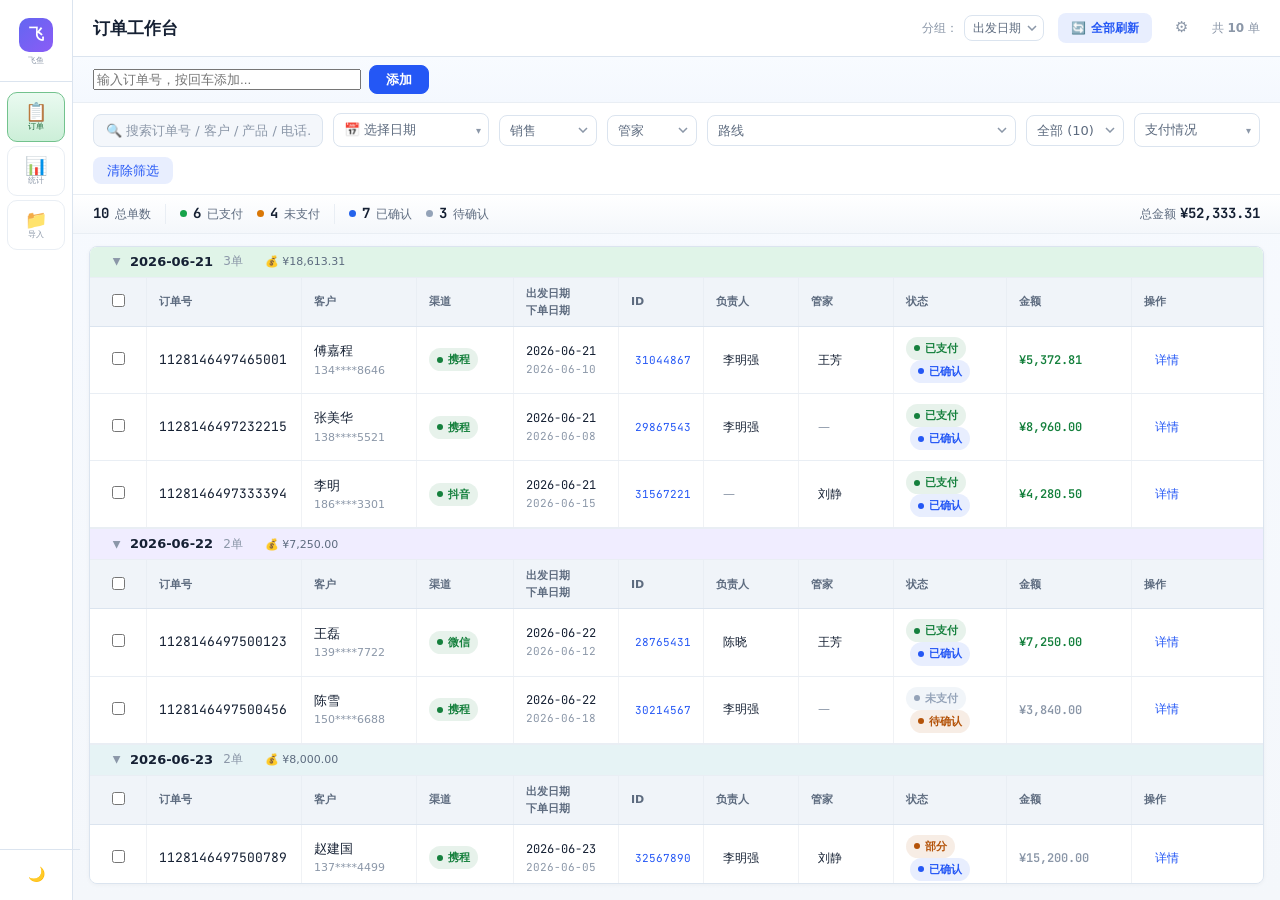
<file: templates/new-index.html>
<!DOCTYPE html>
<html lang="zh-CN">
<head>
<meta charset="UTF-8">
<meta name="viewport" content="width=device-width, initial-scale=1.0">
<title>订单工作台</title>
<link rel="preconnect" href="https://fonts.googleapis.com">
<link rel="preconnect" href="https://fonts.gstatic.com" crossorigin>
<link href="https://fonts.googleapis.com/css2?family=Inter:opsz,wght@14..32,400;14..32,500;14..32,600;14..32,700&family=JetBrains+Mono:wght@400;500;600&display=swap" rel="stylesheet">
<style>
/* ═══════════════════════════════════════════════
   Order Manager — Design System
   Linear-inspired · Clean · By 飞鱼
   ═══════════════════════════════════════════════ */
:root {
  --sans: -apple-system, 'SF Pro Text', 'PingFang SC', 'Microsoft YaHei', 'Segoe UI', system-ui, sans-serif;
  --mono: 'SF Mono', 'JetBrains Mono', 'Cascadia Code', Consolas, monospace;
  --r: 6px;
  --r-sm: 4px;
  --r-lg: 8px;
  --transition: 120ms ease;
  /* Light */
  --bg: #f4f7fb;
  --s: #ffffff;
  --h: #f8fbff;
  --t: #152033;
  --ts: #5d6b7f;
  --tm: #8b97a8;
  --a: #2457f5;
  --ah: #1f49cf;
  --abg: rgba(36,87,245,0.1);
  --border: #dbe4ef;
  --border-light: #e9eef4;
  --r0: #b42318;
  --r0bg: rgba(180,35,24,0.1);
  --o: #b45309;
  --obg: rgba(180,83,9,0.1);
  --g: #15803d;
  --gbg: rgba(21,128,61,0.1);
  --b: #dbe4ef;
  --bb: #c7d3e2;
  --tb: #dbe4ef;
  --green: #16a34a;
  --blue: #2563eb;
  --amber: #d97706;
  --gray: #94a3b8;
}

/* ── Dark Mode ── */
body.dark {
  --bg: #0e0f13;
  --s: #16171d;
  --h: #1e1f26;
  --t: #ffffff;
  --ts: #e0e4ec;
  --tm: #a0a8b8;
  --a: #8b96ff;
  --ah: #a5b0ff;
  --abg: rgba(129,140,248,0.1);
  --border: #25262e;
  --border-light: #2a2b33;
  --r0: #f97066;
  --r0bg: rgba(249,112,102,0.1);
  --o: #f5a623;
  --obg: rgba(245,166,35,0.1);
  --g: #32d583;
  --gbg: rgba(50,213,131,0.1);
  --b: #25262e;
  --bb: #30313a;
  --tb: #25262e;
  --green: #4ade80;
  --blue: #60a5fa;
  --amber: #fbbf24;
  --gray: #64748b;
}

body {
  font: 13.5px/1.55 var(--sans);
  color: var(--t);
  -webkit-font-smoothing: antialiased;
  margin: 0;
  background: linear-gradient(180deg, #f7faff 0%, #f4f7fb 100%);
}
body.dark { background: #0e0f13; }

/* ═══ Layout ═══ */
.app { display: flex; height: 100vh; }
.main { flex: 1; display: flex; flex-direction: column; overflow: hidden; }

/* ═══ Sidebar ═══ */
.sb {
  width: 72px;
  display: flex;
  flex-direction: column;
  flex-shrink: 0;
  align-items: center;
  background: #fff;
  border-right: 1px solid var(--border);
}
body.dark .sb { background: #12131a; border-right: 1.5px solid #30313a; }

.sb .logo {
  display: flex; flex-direction: column; align-items: center;
  padding: 18px 8px 14px;
  border-bottom: 1px solid var(--b);
  width: 100%;
}
.sb .logo .li {
  width: 34px; height: 34px; border-radius: 10px;
  background: linear-gradient(135deg, #6366f1, #8b5cf6);
  color: #fff; display: flex; align-items: center; justify-content: center;
  font-size: 15px; font-weight: 700; margin-bottom: 3px;
}
.sb .logo .ld { font-size: 8px; color: var(--tm); letter-spacing: 0.5px; }

.sb .nv { flex: 1; padding: 10px 0; display: flex; flex-direction: column; align-items: center; gap: 4px; width: 100%; }
.sb .n {
  display: flex; align-items: center; justify-content: center;
  width: 56px; height: 48px; border-radius: 10px; cursor: pointer;
  color: var(--tm); font-size: 13px;
  text-decoration: none; position: relative;
  flex-direction: column; gap: 2px;
  transition: all var(--transition);
  background: #fff; border: 1px solid var(--border-light);
}
body.dark .sb .n { background: rgba(255,255,255,0.04); border: 1px solid rgba(255,255,255,0.06); }
.sb .n:hover { background: linear-gradient(180deg, #f2fbf5 0%, #dbf5e4 100%); color: #166534; border-color: #7ecb98; }
body.dark .sb .n:hover { background: rgba(34,197,94,0.12); color: #dcfce7; border-color: rgba(74,222,128,0.24); }
.sb .n.act { background: linear-gradient(180deg, #eafaf0 0%, #ccefd8 100%); color: #166534; border-color: #72c28d; }
body.dark .sb .n.act { background: rgba(34,197,94,0.16); color: #dcfce7; border-color: rgba(74,222,128,0.3); }
.sb .n .i { font-size: 18px; line-height: 1; }
.sb .n .nl { display: block; font-size: 8px; color: inherit; letter-spacing: 0.3px; font-weight: 500; line-height: 1.1; }

.sb .au { padding: 10px 8px; border-top: 1px solid var(--b); width: 100%; display: flex; justify-content: center; }
.sb .au .tb {
  width: 30px; height: 30px; border-radius: var(--r);
  display: flex; align-items: center; justify-content: center;
  cursor: pointer; color: var(--tm); font-size: 14px;
  transition: all var(--transition);
}
.sb .au .tb:hover { background: var(--h); color: var(--ts); }

/* ═══ Top Bar ═══ */
.top {
  display: flex; align-items: center; gap: 12px;
  padding: 12px 20px; border-bottom: 1px solid var(--border);
  background: var(--s);
  flex-shrink: 0;
}
.top h1 { font-size: 17px; font-weight: 700; margin: 0; white-space: nowrap; }
.top .meta { color: var(--tm); font-size: 12px; white-space: nowrap; }
.top .top-right { display: flex; align-items: center; gap: 14px; margin-left: auto; }
.top .group-select { display: flex; align-items: center; gap: 6px; }
.top .group-select label { font-size: 12px; color: var(--tm); white-space: nowrap; }
.top .group-select select {
  padding: 5px 22px 5px 8px; border: 1px solid var(--border); border-radius: var(--r-lg);
  background: var(--s); color: var(--ts); font: 12px var(--sans); cursor: pointer;
  appearance: none; outline: none;
  background-image: url("data:image/svg+xml,%3Csvg xmlns='http://www.w3.org/2000/svg' width='10' height='6'%3E%3Cpath d='M1 1l4 4 4-4' stroke='%238b97a8' stroke-width='1.5' fill='none'/%3E%3C/svg%3E");
  background-repeat: no-repeat; background-position: right 6px center;
}
body.dark .top .group-select select { background-color: var(--h); }

.refresh-all-btn {
  display: inline-flex; align-items: center; gap: 4px;
  padding: 5px 12px; border-radius: var(--r-lg);
  font-size: 12px; font-weight: 600; cursor: pointer;
  background: var(--abg); color: var(--a);
  border: 1px solid transparent;
  transition: all var(--transition); white-space: nowrap;
}
.refresh-all-btn:hover { background: var(--a); color: #fff; }
.refresh-all-btn:disabled { opacity: 0.5; cursor: not-allowed; }
body.dark .refresh-all-btn { background: rgba(129,140,248,0.12); color: #a5b4fc; }
body.dark .refresh-all-btn:hover { background: var(--a); color: #fff; }

.settings-btn {
  display: inline-flex; align-items: center; justify-content: center;
  width: 30px; height: 30px; border-radius: var(--r-lg);
  font-size: 15px; cursor: pointer;
  color: var(--tm); background: transparent; border: 1px solid transparent;
  transition: all var(--transition);
}
.settings-btn:hover { background: var(--bg); border-color: var(--border); color: var(--ts); }

/* ── Column settings dropdown ── */
.col-settings {
  position: fixed; top: 48px; right: 16px; z-index: 50;
  min-width: 140px; padding: 6px 0;
  border: 1px solid var(--border); border-radius: var(--r-lg);
  background: var(--s); box-shadow: 0 8px 24px rgba(0,0,0,0.1);
  display: none; font-size: 13px;
}
body.dark .col-settings { box-shadow: 0 8px 24px rgba(0,0,0,0.35); }
.col-settings.open { display: block; }
.col-settings .cs-header {
  padding: 6px 12px; font-size: 11px; font-weight: 700; color: var(--tm);
  border-bottom: 1px solid var(--border-light); margin-bottom: 4px;
}
.col-settings .cs-item {
  display: flex; align-items: center; gap: 8px;
  padding: 5px 12px; cursor: pointer; color: var(--t);
  transition: background var(--transition);
}
.col-settings .cs-item:hover { background: var(--bg); }
.col-settings .cs-item input[type="checkbox"] { accent-color: var(--a); margin: 0; }

/* ═══ Filter Bar ═══ */
.fb {
  display: flex; align-items: center; gap: 10px;
  padding: 10px 20px; border-bottom: 1px solid var(--border-light);
  background: var(--s);
  flex-wrap: wrap; flex-shrink: 0;
}
.fb .gs {
  flex: 1; min-width: 200px;
  padding: 8px 12px; border: 1px solid var(--border);
  border-radius: var(--r-lg);
  background: var(--bg); color: var(--t);
  font: 13px/1 var(--sans);
  outline: none; transition: border-color var(--transition);
}
.fb .gs:focus { border-color: var(--a); }
.fb .gs::placeholder { color: var(--tm); }
body.dark .fb .gs { background: var(--h); }

.fb .filter { display: flex; align-items: center; gap: 6px; }
.fb .filter select {
  padding: 7px 24px 7px 10px;
  border: 1px solid var(--border); border-radius: var(--r-lg);
  background: var(--s); color: var(--ts);
  font: 13px var(--sans); cursor: pointer;
  appearance: none; outline: none;
  background-image: url("data:image/svg+xml,%3Csvg xmlns='http://www.w3.org/2000/svg' width='10' height='6'%3E%3Cpath d='M1 1l4 4 4-4' stroke='%238b97a8' stroke-width='1.5' fill='none'/%3E%3C/svg%3E");
  background-repeat: no-repeat; background-position: right 8px center;
  min-width: 90px;
}
body.dark .fb .filter select { background-color: var(--h); }
.fb .filter select:hover { border-color: var(--bb); }

/* ── Date range picker ── */
.date-range-picker { position: relative; user-select: none; }
.drp-trigger {
  display: flex; align-items: center; gap: 6px;
  padding: 7px 24px 7px 10px;
  border: 1px solid var(--border); border-radius: var(--r-lg);
  background: var(--s); color: var(--ts);
  font: 13px var(--sans); cursor: pointer; white-space: nowrap;
  min-width: 120px;
}
body.dark .drp-trigger { background: var(--h); }
.drp-trigger:hover { border-color: var(--bb); }
.drp-arrow { font-size: 10px; color: var(--tm); position: absolute; right: 8px; top: 50%; transform: translateY(-50%); }
.drp-dropdown {
  position: absolute; top: 100%; left: 0; z-index: 10;
  min-width: 200px; margin-top: 4px; padding: 10px;
  border: 1px solid var(--border); border-radius: var(--r-lg);
  background: var(--s); box-shadow: 0 8px 20px rgba(0,0,0,0.1);
  display: none;
}
body.dark .drp-dropdown { background: var(--h); box-shadow: 0 8px 20px rgba(0,0,0,0.3); }
.drp-dropdown.open { display: block; }
.drp-row { display: flex; align-items: center; gap: 8px; margin-bottom: 8px; }
.drp-row:last-child { margin-bottom: 0; }
.drp-row label { font-size: 12px; color: var(--ts); min-width: 20px; }
.drp-row .dp { flex: 1; padding: 6px 8px; font-size: 12px; }
.drp-actions { margin-top: 8px; padding-top: 8px; border-top: 1px solid var(--border-light); text-align: right; }
.drp-clear {
  padding: 4px 12px; border: none; border-radius: var(--r);
  background: var(--abg); color: var(--a); font: 12px var(--sans);
  cursor: pointer; font-weight: 500;
}
.drp-clear:hover { background: var(--a); color: #fff; }

/* ── Multi-select dropdown ── */
.fb .multi-select { position: relative; user-select: none; }
.ms-trigger {
  display: flex; align-items: center; gap: 6px;
  padding: 7px 24px 7px 10px;
  border: 1px solid var(--border); border-radius: var(--r-lg);
  background: var(--s); color: var(--ts);
  font: 13px var(--sans); cursor: pointer;
  min-width: 90px; white-space: nowrap;
  position: relative;
}
body.dark .ms-trigger { background: var(--h); }
.ms-trigger:hover { border-color: var(--bb); }
.ms-arrow { font-size: 10px; color: var(--tm); position: absolute; right: 8px; top: 50%; transform: translateY(-50%); }
.ms-dropdown {
  position: absolute; top: 100%; left: 0; z-index: 10;
  min-width: 130px; margin-top: 4px;
  border: 1px solid var(--border); border-radius: var(--r-lg);
  background: var(--s); box-shadow: 0 8px 20px rgba(0,0,0,0.1);
  padding: 6px 0; display: none;
}
body.dark .ms-dropdown { background: var(--h); box-shadow: 0 8px 20px rgba(0,0,0,0.3); }
.ms-dropdown.open { display: block; }
.ms-dropdown label {
  display: flex; align-items: center; gap: 8px;
  padding: 6px 12px; font-size: 13px; color: var(--ts); cursor: pointer;
  transition: background var(--transition);
}
.ms-dropdown label:hover { background: var(--bg); }
body.dark .ms-dropdown label:hover { background: rgba(255,255,255,0.05); }
.ms-dropdown input[type="checkbox"] { accent-color: var(--a); margin: 0; }

.fb .dp {
  padding: 7px 10px; border: 1px solid var(--border); border-radius: var(--r-lg);
  background: var(--s); color: var(--ts); font: 13px var(--sans);
  outline: none; min-width: 110px;
}
.fb .dp:focus { border-color: var(--a); }
body.dark .fb .dp { background: var(--h); }

.fb .clear {
  padding: 7px 14px; border: none; border-radius: var(--r-lg);
  background: var(--abg); color: var(--a); font: 13px/1 var(--sans);
  cursor: pointer; font-weight: 500;
  transition: all var(--transition); white-space: nowrap;
}
.fb .clear:hover { background: var(--a); color: #fff; }

/* ═══ Lookup Bar ═══ */
.lookup-bar {
  display: flex; align-items: center; gap: 8px;
  padding: 8px 20px; border-bottom: 1px solid var(--border-light);
  background: linear-gradient(180deg, #f8fbff 0%, #f4f8fe 100%);
  flex-shrink: 0;
}
body.dark .lookup-bar { background: linear-gradient(180deg, #16171d 0%, #12131a 100%); }
.lookup-bar .gs { flex: 0 1 260px; }
.btn-lookup {
  padding: 7px 16px; border: 1px solid var(--a); border-radius: var(--r-lg);
  background: var(--a); color: #fff; font: 13px/1 var(--sans);
  cursor: pointer; font-weight: 600; white-space: nowrap;
  transition: all var(--transition);
}
.btn-lookup:hover { background: var(--ah); }
.btn-lookup:disabled { opacity: 0.5; cursor: not-allowed; }
.lookup-status { font-size: 12px; color: var(--tm); margin-left: 4px; }
.lookup-status.ok { color: var(--g); }
.lookup-status.err { color: var(--r0); }

/* ═══ Stats Bar ═══ */
.stats {
  display: flex; align-items: center; gap: 14px;
  padding: 8px 20px; border-bottom: 1px solid var(--border-light);
  background: linear-gradient(180deg, var(--s) 0%, var(--bg) 100%);
  flex-shrink: 0; flex-wrap: wrap;
}
.stats .stat { display: flex; align-items: center; gap: 6px; font-size: 12px; color: var(--ts); }
.stats .stat .num { font-weight: 700; font-size: 14px; color: var(--t); font-family: var(--mono); }
.stats .dot { width: 7px; height: 7px; border-radius: 50%; flex-shrink: 0; }
.stats .dot.green { background: var(--green); }
.stats .dot.blue { background: var(--blue); }
.stats .dot.amber { background: var(--amber); }
.stats .dot.gray { background: var(--gray); }
.stats .sep { width: 1px; height: 20px; background: var(--border-light); flex-shrink: 0; }
.stats .total-amount { margin-left: auto; font-size: 12px; color: var(--ts); }
.stats .total-amount .num { font-weight: 700; font-size: 14px; color: var(--t); font-family: var(--mono); }

/* ═══ Table Container ═══ */
.tc {
  flex: 1; overflow: auto; padding: 0;
  background: var(--s);
  border: 1px solid var(--border);
  border-radius: var(--r-lg);
  margin: 12px 16px 16px;
  box-shadow: 0 1px 4px rgba(0,0,0,0.04);
}
body.dark .tc { box-shadow: 0 1px 4px rgba(0,0,0,0.2); }

/* ═══ Group ═══ */
.group + .group { border-top: 1px solid var(--border-light); }
.gh {
  display: flex; align-items: center; gap: 6px;
  padding: 5px 20px;
  cursor: pointer;
  user-select: none; transition: background var(--transition);
  position: sticky; top: 0; z-index: 3;
  border-bottom: 1px solid var(--border-light);
}
.gh:hover { filter: brightness(0.97); }
body.dark .gh:hover { filter: brightness(1.1); }
.gh.gh-0 { background: #e8f4f8; }  /* 浅蓝 */
.gh.gh-1 { background: #f0e6ff; }  /* 浅紫 */
.gh.gh-2 { background: #fef3e2; }  /* 浅橙 */
.gh.gh-3 { background: #e6f7ee; }  /* 浅绿 */
.gh.gh-4 { background: #fce8e8; }  /* 浅红 */
.gh.gh-5 { background: #e8f0fe; }  /* 浅蓝紫 */
.gh.gh-6 { background: #f5e6d0; }  /* 浅棕 */
.gh.gh-7 { background: #e0f4e8; }  /* 浅翠 */
.gh.gh-8 { background: #f0edff; }  /* 浅薰衣草 */
.gh.gh-9 { background: #e6f3f5; }  /* 浅青 */
body.dark .gh.gh-0 { background: rgba(56,178,172,0.12); }
body.dark .gh.gh-1 { background: rgba(139,92,246,0.12); }
body.dark .gh.gh-2 { background: rgba(245,158,11,0.12); }
body.dark .gh.gh-3 { background: rgba(16,185,129,0.12); }
body.dark .gh.gh-4 { background: rgba(239,68,68,0.12); }
body.dark .gh.gh-5 { background: rgba(99,102,241,0.12); }
body.dark .gh.gh-6 { background: rgba(180,83,9,0.12); }
body.dark .gh.gh-7 { background: rgba(52,211,153,0.12); }
body.dark .gh.gh-8 { background: rgba(167,139,250,0.12); }
body.dark .gh.gh-9 { background: rgba(45,212,191,0.12); }
.gh .arrow { font-size: 10px; color: var(--tm); transition: transform var(--transition); width: 14px; text-align: center; flex-shrink: 0; }
.gh .arrow.open { transform: rotate(90deg); }
.gh .date { font-weight: 600; font-size: 13px; color: var(--t); }
.gh .count { font-size: 12px; color: var(--tm); margin-left: 4px; }
.gh .group-total { margin-left: auto; font-size: 12px; color: var(--tm); font-family: var(--mono); }
.gh .group-stats { display: flex; align-items: center; gap: 8px; margin-left: 16px; }
.gh .group-stats .gs-item { display: flex; align-items: center; gap: 4px; font-size: 11px; color: var(--ts); }

/* ═══ Table ═══ */
table.wt {
  width: 100%; border-collapse: collapse;
  table-layout: fixed; min-width: 800px;
}
table.wt th {
  padding: 7px 12px; text-align: left;
  font-size: 11px; font-weight: 600; color: var(--ts);
  background: #f0f4f9;
  border-bottom: 1px solid var(--border);
  border-right: 1px solid var(--border-light);
  position: sticky; top: 30px; z-index: 2;
  white-space: nowrap;
}
table.wt.flat th { top: 0; }
body.dark table.wt th { background: #1e1f26; }
table.wt td {
  padding: 10px 12px; font-size: 13px;
  border-bottom: 1px solid var(--border-light);
  border-right: 1px solid #f0f2f5;
  color: var(--t); vertical-align: middle;
}
body.dark table.wt td { border-right-color: #25262e; }
table.wt tr:hover td { background: #eaf2ff; }
body.dark table.wt tr:hover td { background: rgba(96,165,250,0.1); }
table.wt tr.cancelled td { color: var(--gray); opacity: 0.6; }
table.wt tr.cancelled td .badge { opacity: 0.7; }
table.wt tr.cancelled td .amount { color: var(--gray); }
table.wt .cb { width: 32px; text-align: center; }
table.wt .cb input { cursor: pointer; accent-color: var(--a); }
.col-order { width: 130px; }
.col-customer { width: 90px; }
.col-channel { width: 72px; }
.col-status { width: 88px; }
.col-depart { width: 80px; }
.col-order-date { width: 80px; }
.col-pid { width: 60px; }
.col-owner { width: 70px; }
.col-butler { width: 70px; }
.col-amount { width: 100px; }
.col-actions { width: 130px; }

.mono { font-family: var(--mono); font-size: 12px; color: var(--ts); }

/* ── Column resize handle ── */
.th-wrap { position: relative; display: inline-block; width: 100%; }
.resize-handle {
  position: absolute; right: -4px; top: 0; bottom: 0; width: 8px;
  cursor: col-resize; z-index: 5;
}
.resize-handle:hover, .resize-handle.active { background: rgba(37,99,235,0.2); }

.pid-link {
  font-family: var(--mono); font-size: 11px; color: var(--a);
  text-decoration: none; padding: 2px 4px; border-radius: var(--r-sm);
  transition: all var(--transition); white-space: nowrap;
}
.pid-link:hover { background: var(--abg); text-decoration: underline; }
.customer { font-weight: 500; }
.customer .phone { display: block; font-size: 11px; color: var(--tm); font-weight: 400; }

.badge {
  display: inline-flex; align-items: center; gap: 5px;
  padding: 3px 8px; border-radius: 999px;
  font-size: 11px; font-weight: 600;
}
.badge .dot { width: 6px; height: 6px; border-radius: 50%; flex-shrink: 0; }
.badge-green { background: var(--gbg); color: var(--g); }
.badge-green .dot { background: var(--g); }
.badge-blue { background: var(--abg); color: var(--a); }
.badge-blue .dot { background: var(--a); }
.badge-amber { background: var(--obg); color: var(--o); }
.badge-amber .dot { background: var(--o); }
.badge-gray { background: #f1f5f9; color: var(--gray); }
body.dark .badge-gray { background: rgba(255,255,255,0.06); }
.badge-gray .dot { background: var(--gray); }
.badge-red { background: var(--r0bg); color: var(--r0); }
.badge-red .dot { background: var(--r0); }

.amount { font-family: var(--mono); font-size: 12px; font-weight: 600; }
.amount.paid { color: var(--g); }
.amount.unpaid { color: var(--tm); }

.actions { display: flex; gap: 4px; }
.actions .link {
  padding: 5px 10px; border-radius: var(--r);
  font-size: 12px; color: var(--a); cursor: pointer;
  background: transparent; border: 1px solid transparent;
  text-decoration: none; transition: all var(--transition);
  white-space: nowrap;
}
.actions .link:hover { background: var(--abg); border-color: var(--abg); }
.actions .link.note { color: var(--ts); }
.actions .link.note:hover { background: var(--bg); border-color: var(--border); }
body.dark .actions .link.note:hover { background: var(--h); }

/* ═══ Row inline edit ═══ */
.editable-note {
  cursor: text; padding: 2px 4px; border-radius: var(--r-sm);
  border: 1px solid transparent;
  max-width: 200px;
  overflow: hidden; text-overflow: ellipsis; white-space: nowrap;
}
.editable-note:hover { border-color: var(--border); background: var(--bg); }
.editable-note.empty { color: var(--tm); }

.editable-text {
  cursor: text; padding: 3px 6px; border-radius: var(--r-sm);
  border: 1px solid transparent; display: inline-block;
  min-width: 40px; font-size: 12px; color: var(--t);
  transition: all var(--transition);
}
.editable-text:hover { border-color: var(--border); background: var(--bg); }
.editable-text .placeholder { color: var(--tm); }

.et-note { font-size: 12px; color: var(--ts); line-height: 1.4; display: inline-block; max-width: 160px; overflow: hidden; text-overflow: ellipsis; white-space: nowrap; }
.et-note.empty { color: var(--tm); }
.note-input {
  width: 100%; padding: 4px 6px; border: 1px solid var(--a);
  border-radius: var(--r-sm); font: 12px var(--sans); outline: none;
  background: var(--s); color: var(--t);
}

/* ═══ Context Menu ═══ */
.cm {
  position: fixed; z-index: 100; display: none;
  min-width: 160px; padding: 4px 0;
  border: 1px solid var(--border); border-radius: var(--r-lg);
  background: var(--s); box-shadow: 0 8px 24px rgba(0,0,0,0.12);
  font: 13px var(--sans);
}
body.dark .cm { box-shadow: 0 8px 24px rgba(0,0,0,0.35); }
.cm.open { display: block; }
.cm .cmi {
  display: flex; align-items: center; gap: 8px;
  padding: 7px 14px; cursor: pointer; color: var(--t);
  transition: background var(--transition); border: none;
  background: none; width: 100%; text-align: left; font: 13px var(--sans);
}
.cm .cmi:hover { background: var(--abg); color: var(--a); }
.cm .cmi .ico { font-size: 14px; width: 18px; text-align: center; flex-shrink: 0; }
.cm .sep { height: 1px; background: var(--border-light); margin: 4px 0; }
.empty-state { padding: 60px 20px; text-align: center; color: var(--tm); }
.empty-state .icon { font-size: 36px; margin-bottom: 12px; opacity: 0.4; }
.empty-state .title { font-size: 15px; font-weight: 600; color: var(--ts); margin-bottom: 6px; }
.empty-state .desc { font-size: 13px; }

/* ═══ Loading ═══ */
.loading-state { padding: 60px 20px; text-align: center; color: var(--tm); }
.loading-state .spinner { display: inline-block; width: 24px; height: 24px; border: 3px solid var(--border); border-top-color: var(--a); border-radius: 50%; animation: spin .8s linear infinite; margin-bottom: 12px; }
@keyframes spin { to { transform: rotate(360deg); } }

/* ═══ Responsive ═══ */
@media (max-width: 900px) {
  .sb { width: 56px; }
  .sb .n { width: 44px; height: 40px; }
  .fb { flex-direction: column; align-items: stretch; }
  .fb .filter { flex-wrap: wrap; }
  .stats { flex-wrap: wrap; }
}
</style>
</head>
<body>
<div class="app">
  <!-- Sidebar -->
  <div class="sb">
    <div class="logo">
      <div class="li">飞</div>
      <div class="ld">飞鱼</div>
    </div>
    <div class="nv">
      <a class="n act" href="#" title="订单工作台">
        <span class="i">📋</span>
        <span class="nl">订单</span>
      </a>
      <a class="n" href="#" title="统计">
        <span class="i">📊</span>
        <span class="nl">统计</span>
      </a>
      <a class="n" href="#" title="导入导出">
        <span class="i">📁</span>
        <span class="nl">导入</span>
      </a>
    </div>
    <div class="au">
      <span class="tb" onclick="document.body.classList.toggle('dark')" title="切换主题">🌙</span>
    </div>
  </div>

  <!-- Main -->
  <div class="main">
    <!-- Top Bar -->
    <div class="top">
      <h1>订单工作台</h1>
      <div class="top-right">
        <div class="group-select">
          <label>分组：</label>
          <select id="groupBy" onchange="changeGroupBy(this.value)">
            <option value="departure_date">出发日期</option>
            <option value="order_date">下单日期</option>
            <option value="product_name">路线</option>
            <option value="owner">负责人</option>
            <option value="butler">管家</option>
            <option value="none">不分组</option>
          </select>
        </div>
        <span class="refresh-all-btn" id="refreshAllBtn" onclick="refreshAllOrders()" title="刷新全部订单数据">🔄 全部刷新</span>
        <span class="settings-btn" onclick="toggleColSettings()" title="列设置">⚙️</span>
        <div class="meta">共 <strong id="totalCount">—</strong> 单</div>
      </div>
    </div>

    <div class="col-settings" id="colSettings">
      <div class="cs-header">显示列</div>
      <label class="cs-item" data-col="order"><input type="checkbox" checked onchange="applyColSettings()" /> 订单号</label>
      <label class="cs-item" data-col="customer"><input type="checkbox" checked onchange="applyColSettings()" /> 客户</label>
      <label class="cs-item" data-col="channel"><input type="checkbox" checked onchange="applyColSettings()" /> 渠道</label>
      <label class="cs-item" data-col="depart"><input type="checkbox" checked onchange="applyColSettings()" /> 出发/下单</label>
      <label class="cs-item" data-col="pid"><input type="checkbox" checked onchange="applyColSettings()" /> ID</label>
      <label class="cs-item" data-col="route"><input type="checkbox" checked onchange="applyColSettings()" /> 线路</label>
      <label class="cs-item" data-col="owner"><input type="checkbox" checked onchange="applyColSettings()" /> 负责人</label>
      <label class="cs-item" data-col="butler"><input type="checkbox" checked onchange="applyColSettings()" /> 管家</label>
      <label class="cs-item" data-col="status"><input type="checkbox" checked onchange="applyColSettings()" /> 状态</label>
      <label class="cs-item" data-col="amount"><input type="checkbox" checked onchange="applyColSettings()" /> 金额</label>
    </div>

    <!-- Lookup Bar -->
    <div class="lookup-bar">
      <input class="gs" id="orderLookupInput" placeholder="输入订单号，按回车添加..." />
      <button class="btn-lookup" onclick="lookupAndAddOrder()">添加</button>
      <span id="lookupStatus" class="lookup-status"></span>
    </div>

    <!-- Filter Bar -->
    <div class="fb">
      <input class="gs" id="searchBox" placeholder="🔍 搜索订单号 / 客户 / 产品 / 电话…" oninput="applyFilters()" />
      <div class="filter date-range-picker" id="dateRangeWrap">
        <div class="drp-trigger" onclick="toggleDateRange()">
          <span class="drp-label" id="drpLabel">📅 选择日期</span>
          <span class="drp-arrow">▾</span>
        </div>
        <div class="drp-dropdown" id="drpDropdown">
          <div class="drp-row">
            <label>从</label>
            <input class="dp" id="dateFrom" type="date" onchange="onDateRangeChange()" />
          </div>
          <div class="drp-row">
            <label>至</label>
            <input class="dp" id="dateTo" type="date" onchange="onDateRangeChange()" />
          </div>
          <div class="drp-actions">
            <button class="drp-clear" onclick="clearDateRange()">清除</button>
          </div>
        </div>
      </div>
      <div class="filter">
        <select id="ownerFilter" onchange="applyFilters()"><option value="">全部负责人</option></select>
      </div>
      <div class="filter">
        <select id="butlerFilter" onchange="applyFilters()"><option value="">全部管家</option></select>
      </div>
      <div class="filter">
        <select id="routeFilter" onchange="applyFilters()"><option value="">全部线路</option></select>
      </div>
      <div class="filter">
        <select id="statusFilter" onchange="applyFilters()"><option value="">全部状态</option></select>
      </div>
      <div class="filter multi-select" id="paymentFilterWrap">
        <div class="ms-trigger" onclick="toggleMs('payment')">
          <span id="paymentLabel">支付情况</span>
          <span class="ms-arrow">▾</span>
        </div>
        <div class="ms-dropdown" id="paymentDropdown">
          <label><input type="checkbox" value="" checked onchange="toggleMsAll('payment')" /> 全部</label>
          <label><input type="checkbox" value="已支付" onchange="applyMsFilter('payment')" /> 已支付</label>
          <label><input type="checkbox" value="未支付" onchange="applyMsFilter('payment')" /> 未支付</label>
          <label><input type="checkbox" value="部分支付" onchange="applyMsFilter('payment')" /> 部分支付</label>
          <label><input type="checkbox" value="已退款" onchange="applyMsFilter('payment')" /> 已退款</label>
        </div>
      </div>
      <button class="clear" onclick="clearFilters()">清除筛选</button>
    </div>

    <!-- Stats Bar -->
    <div class="stats" id="statsBar">
      <span class="stat"><span class="num" id="statTotal">-</span> 总单数</span>
      <span class="sep"></span>
      <span class="stat"><span class="dot green"></span> <span class="num" id="statPaid">-</span> 已支付</span>
      <span class="stat"><span class="dot amber"></span> <span class="num" id="statUnpaid">-</span> 未支付</span>
      <span class="sep"></span>
      <span class="stat"><span class="dot blue"></span> <span class="num" id="statConfirmed">-</span> 已确认</span>
      <span class="stat"><span class="dot gray"></span> <span class="num" id="statPending">-</span> 待确认</span>
      <span class="total-amount">总金额 <span class="num" id="statAmount">¥0</span></span>
    </div>

    <!-- Table -->
    <div class="tc" id="tableContainer">
      <div class="loading-state" id="loadingState">
        <div class="spinner"></div>
        <div>加载订单数据...</div>
      </div>
    </div>
  </div>
</div>

  <div id="contextMenu" class="cm">
    <button class="cmi" onclick="cmCopy('id_customer_route')"><span class="ico">📋</span> 复制订单号 / 客户 / 路线</button>
    <div class="sep"></div>
    <button class="cmi" onclick="cmCompare()"><span class="ico">🔍</span> 查看对比</button>
    <button class="cmi" onclick="cmOpenVbk()"><span class="ico">🌐</span> VBK 订单页</button>
    <button class="cmi" onclick="cmOpenEt()"><span class="ico">📊</span> ET 详情页</button>
    <div class="sep"></div>
    <button class="cmi" onclick="cmRefresh()"><span class="ico">🔄</span> 刷新数据</button>
  </div>

<script>
// ════════════════════════════════════════════
//  Mock Data — 后续替换为 API 调用
// ════════════════════════════════════════════
const MOCK_ORDERS = [
  { id:15, order_no:'1128146497465001', customer_name:'傅嘉程', customer_phone:'134****8646',
    channel:'携程', product_name:'兰州+西宁+青海湖+敦煌+嘉峪关10日9晚', product_id:'31044867',
    departure_date:'2026-06-21', order_date:'2026-06-10', adult_count:1, child_count:0, total_amount:5372.81, paid_amount:5372.81,
    payment_status:'已支付', order_status:'已确认', follow_status:'已解决', customer_note:'优惠100/人', et_note:'已对接地接，优惠已确认',
    owner:'李明强', butler:'王芳' },
  { id:14, order_no:'1128146497232215', customer_name:'张美华', customer_phone:'138****5521',
    channel:'携程', product_name:'云南昆明+大理+丽江+泸沽湖8日7晚', product_id:'29867543',
    departure_date:'2026-06-21', order_date:'2026-06-08', adult_count:2, child_count:0, total_amount:8960.00, paid_amount:8960.00,
    payment_status:'已支付', order_status:'已确认', follow_status:'待跟进', customer_note:'', et_note:'',
    owner:'李明强', butler:'' },
  { id:16, order_no:'1128146497333394', customer_name:'李明', customer_phone:'186****3301',
    channel:'抖音', product_name:'甘南+扎尕那+若尔盖+莲宝叶则5日4晚', product_id:'31567221',
    departure_date:'2026-06-21', order_date:'2026-06-15', adult_count:1, child_count:1, total_amount:4280.50, paid_amount:4280.50,
    payment_status:'已支付', order_status:'已确认', follow_status:'跟进中', customer_note:'需确认门票政策', et_note:'景区门票政策待核实',
    owner:'', butler:'刘静' },
  { id:17, order_no:'1128146497500123', customer_name:'王磊', customer_phone:'139****7722',
    channel:'微信', product_name:'三亚+蜈支洲+天堂森林公园5日4晚', product_id:'28765431',
    departure_date:'2026-06-22', order_date:'2026-06-12', adult_count:2, child_count:1, total_amount:7250.00, paid_amount:7250.00,
    payment_status:'已支付', order_status:'已确认', follow_status:'已解决', customer_note:'加床', et_note:'已安排加床',
    owner:'陈晓', butler:'王芳' },
  { id:18, order_no:'1128146497500456', customer_name:'陈雪', customer_phone:'150****6688',
    channel:'携程', product_name:'桂林+阳朔+龙脊梯田4日3晚', product_id:'30214567',
    departure_date:'2026-06-22', order_date:'2026-06-18', adult_count:2, child_count:0, total_amount:3840.00,
    payment_status:'未支付', order_status:'待确认', follow_status:'待跟进', customer_note:'', et_note:'',
    owner:'李明强', butler:'' },
  { id:19, order_no:'1128146497500789', customer_name:'赵建国', customer_phone:'137****4499',
    channel:'携程', product_name:'成都+九寨沟+黄龙+都江堰6日5晚', product_id:'32567890',
    departure_date:'2026-06-23', order_date:'2026-06-05', adult_count:4, child_count:0, total_amount:15200.00, paid_amount:8000.00,
    payment_status:'部分支付', order_status:'已确认', follow_status:'跟进中', customer_note:'分两间房', et_note:'已预留两间标间',
    owner:'李明强', butler:'刘静' },
  { id:20, order_no:'1128146497501011', customer_name:'刘芳', customer_phone:'158****3355',
    channel:'抖音', product_name:'西安+华山+兵马俑+大雁塔4日3晚', product_id:'27890123',
    departure_date:'2026-06-23', order_date:'2026-06-20', adult_count:1, child_count:0, total_amount:2980.00,
    payment_status:'未支付', order_status:'待确认', follow_status:'待跟进', customer_note:'', et_note:'',
    owner:'', butler:'' },
  { id:21, order_no:'1128146497501314', customer_name:'孙伟', customer_phone:'136****1177',
    channel:'小红书', product_name:'厦门+鼓浪屿+云水谣+火山岛5日4晚', product_id:'33456712',
    departure_date:'2026-06-24', order_date:'2026-06-14', adult_count:2, child_count:1, total_amount:5670.00, paid_amount:5670.00,
    payment_status:'已支付', order_status:'已确认', follow_status:'已解决', customer_note:'儿童不占床', et_note:'儿童不占床已备注',
    owner:'陈晓', butler:'王芳' },
  { id:22, order_no:'1128146497501617', customer_name:'周婷', customer_phone:'152****8833',
    channel:'携程', product_name:'张家界+天门山+凤凰古城5日4晚', product_id:'31234567',
    departure_date:'2026-06-24', order_date:'2026-06-19', adult_count:1, child_count:0, total_amount:3350.00,
    payment_status:'未支付', order_status:'待确认', follow_status:'待跟进', customer_note:'', et_note:'',
    owner:'李明强', butler:'' },
  { id:23, order_no:'1128146497501920', customer_name:'吴强', customer_phone:'182****2266',
    channel:'微信', product_name:'拉萨+林芝+羊卓雍措+纳木错8日7晚', product_id:'34567890',
    departure_date:'2026-06-25', order_date:'2026-06-01', adult_count:2, child_count:0, total_amount:12800.00, paid_amount:12800.00,
    payment_status:'已支付', order_status:'已确认', follow_status:'跟进中', customer_note:'已付全款，需安排接送', et_note:'全款已付，接送已安排',
    owner:'陈晓', butler:'刘静' },
];

// ── Extracted unique values ──
const statuses = [...new Set(MOCK_ORDERS.map(o => o.order_status))].sort();

let orders = [...MOCK_ORDERS];
let groupField = 'departure_date';

// ── Unique values for dropdowns ──
const ownerOptions = [...new Set(MOCK_ORDERS.map(o => o.owner).filter(Boolean))].sort();
const butlerOptions = [...new Set(MOCK_ORDERS.map(o => o.butler).filter(Boolean))].sort();

// ════════════════════════════════════════════
//  Lookup & Add Order
// ════════════════════════════════════════════
function lookupAndAddOrder() {
  const input = document.getElementById('orderLookupInput');
  const status = document.getElementById('lookupStatus');
  const orderNo = input.value.trim();
  if (!orderNo) { status.className = 'lookup-status err'; status.textContent = '请输入订单号'; return; }

  status.className = 'lookup-status';
  status.textContent = '正在查询 VBK...';
  const btn = document.querySelector('.btn-lookup');
  btn.disabled = true;

  fetch('/api/vbk/find-by-order-no', {
    method: 'POST',
    headers: {'Content-Type': 'application/json'},
    body: JSON.stringify({ order_no: orderNo, list_kind: 'auto', sync_if_missing: true })
  })
  .then(r => r.json())
  .then(data => {
    btn.disabled = false;
    if (!data.ok || !data.order) {
      status.className = 'lookup-status err';
      status.textContent = data.detail || 'VBK 未找到该订单';
      return;
    }
    const orderId = data.order.id;
    status.className = 'lookup-status ok';
    status.textContent = `已添加，订单 #${orderId}`;
    input.value = '';
    // 打开对比页
    window.open(`/compare/${orderId}`, '_blank');
    // 刷新列表
    orders = [...MOCK_ORDERS];
    // 需要从 API 刷新，但现在是 mock 模式，后面接真实 API 后调用 loadFromApi()
  })
  .catch(err => {
    btn.disabled = false;
    status.className = 'lookup-status err';
    status.textContent = '查询失败: ' + err.message;
  });
}

// ════════════════════════════════════════════
//  Init
// ════════════════════════════════════════════
function initFilters() {
  populateSelectWithCount('ownerFilter', MOCK_ORDERS, 'owner', '销售');
  populateSelectWithCount('butlerFilter', MOCK_ORDERS, 'butler', '管家');
  populateSelectWithCount('routeFilter', MOCK_ORDERS, 'product_name', '路线');
  populateSelectWithCount('statusFilter', MOCK_ORDERS, 'order_status');

  // Restore filters from URL
  restoreFiltersFromUrl();

  // Enter key for lookup
  document.getElementById('orderLookupInput').addEventListener('keydown', e => {
    if (e.key === 'Enter') lookupAndAddOrder();
  });

  // Apply restored filters
  applyFilters();
}

document.addEventListener('DOMContentLoaded', initFilters);

function populateSelectWithCount(id, data, field, label) {
  const sel = document.getElementById(id);
  if (!sel) return;
  sel.innerHTML = '';
  const total = data.length;
  const first = document.createElement('option');
  first.value = '';
  first.textContent = label || `全部 (${total})`;
  sel.appendChild(first);
  const counts = {};
  data.forEach(o => {
    const val = o[field] || '';
    if (val) counts[val] = (counts[val] || 0) + 1;
  });
  Object.keys(counts).sort((a, b) => a.localeCompare(b, 'zh')).forEach(v => {
    const opt = document.createElement('option');
    opt.value = v;
    opt.textContent = `${v} (${counts[v]})`;
    sel.appendChild(opt);
  });
}

// ════════════════════════════════════════════
//  Filter Persistence (URL params)
// ════════════════════════════════════════════
function syncFiltersToUrl() {
  const params = new URLSearchParams();
  const search = document.getElementById('searchBox').value.trim();
  if (search) params.set('q', search);
  const dateFrom = document.getElementById('dateFrom').value;
  if (dateFrom) params.set('from', dateFrom);
  const dateTo = document.getElementById('dateTo').value;
  if (dateTo) params.set('to', dateTo);
  const owner = document.getElementById('ownerFilter').value;
  if (owner) params.set('owner', owner);
  const butler = document.getElementById('butlerFilter').value;
  if (butler) params.set('butler', butler);
  const route = document.getElementById('routeFilter').value;
  if (route) params.set('route', route);
  const status = document.getElementById('statusFilter').value;
  if (status) params.set('status', status);
  // Payment multi-select
  const paymentVals = getPaymentFilterValues();
  if (paymentVals.length) params.set('pay', paymentVals.join(','));
  // Group by
  if (groupField !== 'departure_date') params.set('group', groupField);

  const qs = params.toString();
  const url = qs ? window.location.pathname + '?' + qs : window.location.pathname;
  history.replaceState(null, '', url);
}

function restoreFiltersFromUrl() {
  const params = new URLSearchParams(window.location.search);
  if (params.has('q')) document.getElementById('searchBox').value = params.get('q');
  if (params.has('from')) document.getElementById('dateFrom').value = params.get('from');
  if (params.has('to')) document.getElementById('dateTo').value = params.get('to');
  if (params.has('owner')) document.getElementById('ownerFilter').value = params.get('owner');
  if (params.has('butler')) document.getElementById('butlerFilter').value = params.get('butler');
  if (params.has('route')) document.getElementById('routeFilter').value = params.get('route');
  if (params.has('status')) document.getElementById('statusFilter').value = params.get('status');
  if (params.has('pay')) {
    const selected = params.get('pay').split(',');
    document.querySelectorAll('#paymentDropdown input[type="checkbox"]').forEach(cb => {
      if (cb.value === '') {
        cb.checked = false;
      } else {
        cb.checked = selected.includes(cb.value);
      }
    });
    updatePaymentLabel();
  }
  if (params.has('group')) {
    const g = params.get('group');
    document.getElementById('groupBy').value = g;
    groupField = g;
  }
}

// ════════════════════════════════════════════
//  Filters
// ════════════════════════════════════════════
// ── Date range picker ──
function toggleDateRange() {
  document.getElementById('drpDropdown').classList.toggle('open');
}
function onDateRangeChange() {
  updateDrpLabel();
  applyFilters();
}
function clearDateRange() {
  document.getElementById('dateFrom').value = '';
  document.getElementById('dateTo').value = '';
  updateDrpLabel();
  applyFilters();
  document.getElementById('drpDropdown').classList.remove('open');
}
function updateDrpLabel() {
  const from = document.getElementById('dateFrom').value;
  const to = document.getElementById('dateTo').value;
  const label = document.getElementById('drpLabel');
  if (from && to) label.textContent = `📅 ${from} ~ ${to}`;
  else if (from) label.textContent = `📅 ${from} ~`;
  else if (to) label.textContent = `📅 ~ ${to}`;
  else label.textContent = '📅 选择日期';
}
// Close date range on outside click
document.addEventListener('click', e => {
  if (!e.target.closest('.date-range-picker')) {
    document.getElementById('drpDropdown').classList.remove('open');
  }
});

// ════════════════════════════════════════════
//  Column Settings
// ════════════════════════════════════════════
const colIndex = {
  order: 2, customer: 3, channel: 4, depart: 5,
  pid: 6, route: 7, owner: 8, butler: 9,
  status: 10, amount: 11,
};

function toggleColSettings() {
  document.getElementById('colSettings').classList.toggle('open');
}

function applyColSettings() {
  const checks = document.querySelectorAll('.cs-item input');
  // Map column to filter element
  const filterMap = {
    depart: 'dateRangeWrap',
    route: 'routeFilter',
    owner: 'ownerFilter',
    butler: 'butlerFilter',
    status: 'statusFilter',
  };
  checks.forEach(cb => {
    const col = cb.closest('.cs-item').dataset.col;
    const visible = cb.checked;
    const idx = colIndex[col];
    if (idx) {
      // Hide th by nth-child
      document.querySelectorAll('.wt th:nth-child(' + idx + ')').forEach(el => {
        el.style.display = visible ? '' : 'none';
      });
      // Hide td by nth-child in each row
      document.querySelectorAll('.wt tbody tr').forEach(tr => {
        const td = tr.querySelector('td:nth-child(' + idx + ')');
        if (td) td.style.display = visible ? '' : 'none';
      });
    }
    // Hide corresponding filter (hide parent .filter div)
    const filterId = filterMap[col];
    if (filterId) {
      const filterEl = document.getElementById(filterId);
      if (filterEl) {
        const parent = filterEl.closest('.filter') || filterEl;
        parent.style.display = visible ? '' : 'none';
      }
    }
  });
  // Save to localStorage
  const state = {};
  checks.forEach(cb => { state[cb.closest('.cs-item').dataset.col] = cb.checked; });
  localStorage.setItem('order_col_visibility', JSON.stringify(state));
}

// Restore column settings from localStorage
function restoreColSettings() {
  try {
    const saved = JSON.parse(localStorage.getItem('order_col_visibility'));
    if (!saved) return;
    document.querySelectorAll('.cs-item input').forEach(cb => {
      const col = cb.closest('.cs-item').dataset.col;
      if (saved[col] !== undefined) cb.checked = saved[col];
    });
    applyColSettings();
  } catch(e) {}
}

// Close col settings on outside click
document.addEventListener('click', e => {
  if (!e.target.closest('.col-settings') && !e.target.closest('.settings-btn')) {
    document.getElementById('colSettings').classList.remove('open');
  }
});

// ════════════════════════════════════════════
//  Column Resize
// ════════════════════════════════════════════
const colKeys = ['cb','order','customer','channel','depart','pid','route','owner','butler','status','amount','actions'];

function initColResize() {
  document.querySelectorAll('.wt').forEach(table => {
    const headers = table.querySelectorAll('thead th');
    headers.forEach((th, i) => {
      const key = colKeys[i];
      if (!key || key === 'actions') return; // skip actions column
      // Wrap content if not already wrapped
      if (th.querySelector('.th-wrap')) return;
      const wrap = document.createElement('span');
      wrap.className = 'th-wrap';
      while (th.firstChild) wrap.appendChild(th.firstChild);
      th.appendChild(wrap);
      // Add resize handle
      const handle = document.createElement('span');
      handle.className = 'resize-handle';
      handle.dataset.col = key;
      th.appendChild(handle);
      handle.addEventListener('mousedown', onResizeStart);
    });
  });
  // Restore saved widths
  try {
    const saved = JSON.parse(localStorage.getItem('order_col_widths'));
    if (saved) {
      Object.entries(saved).forEach(([key, w]) => {
        document.querySelectorAll(`.resize-handle[data-col="${key}"]`).forEach(h => {
          const th = h.parentElement;
          // Set width on both th and corresponding col if exists
          th.style.width = w + 'px';
          const idx = colKeys.indexOf(key);
          if (idx > 0) {
            const table = th.closest('.wt');
            // Apply to all rows' td:nth-child
            table.querySelectorAll('tbody tr').forEach(tr => {
              const td = tr.querySelector('td:nth-child(' + idx + ')');
              if (td) td.style.width = w + 'px';
            });
          }
        });
      });
    }
  } catch(e) {}
}

let resizeCol = null;

function onResizeStart(e) {
  const handle = e.currentTarget;
  const th = handle.parentElement;
  const table = th.closest('.wt');
  const idx = Array.from(table.querySelectorAll('thead th')).indexOf(th) + 1;
  resizeCol = { th, table, idx, startX: e.clientX, startW: th.offsetWidth, handle };
  handle.classList.add('active');
  document.body.style.cursor = 'col-resize';
  document.body.style.userSelect = 'none';
  document.addEventListener('mousemove', onResizeMove);
  document.addEventListener('mouseup', onResizeEnd);
  e.preventDefault();
}

function onResizeMove(e) {
  if (!resizeCol) return;
  const diff = e.clientX - resizeCol.startX;
  let w = Math.max(40, resizeCol.startW + diff);
  const idx = resizeCol.idx;
  // Apply to ALL tables, not just the current one
  document.querySelectorAll('.wt').forEach(table => {
    const th = table.querySelector('thead th:nth-child(' + idx + ')');
    if (th) th.style.width = w + 'px';
    table.querySelectorAll('tbody tr').forEach(tr => {
      const td = tr.querySelector('td:nth-child(' + idx + ')');
      if (td) td.style.width = w + 'px';
    });
  });
}

function onResizeEnd() {
  if (!resizeCol) return;
  resizeCol.handle.classList.remove('active');
  document.body.style.cursor = '';
  document.body.style.userSelect = '';
  document.removeEventListener('mousemove', onResizeMove);
  document.removeEventListener('mouseup', onResizeEnd);
  // Save width
  const key = colKeys[resizeCol.idx - 1];
  if (key) {
    try {
      const saved = JSON.parse(localStorage.getItem('order_col_widths') || '{}');
      saved[key] = resizeCol.th.offsetWidth;
      localStorage.setItem('order_col_widths', JSON.stringify(saved));
    } catch(e) {}
  }
  resizeCol = null;
}

function applyFilters() {
  const search = (document.getElementById('searchBox').value || '').trim().toLowerCase();
  const dateFrom = document.getElementById('dateFrom').value;
  const dateTo = document.getElementById('dateTo').value;
  const owner = document.getElementById('ownerFilter').value;
  const butler = document.getElementById('butlerFilter').value;
  const route = document.getElementById('routeFilter').value;
  const status = document.getElementById('statusFilter').value;
  const paymentValues = getPaymentFilterValues();

  let filtered = MOCK_ORDERS.filter(o => {
    if (search) {
      const haystack = [o.order_no, o.customer_name, o.customer_phone, o.product_name, o.channel].join(' ').toLowerCase();
      if (!haystack.includes(search)) return false;
    }
    if (dateFrom && o.departure_date < dateFrom) return false;
    if (dateTo && o.departure_date > dateTo) return false;
    if (owner && (o.owner || '') !== owner) return false;
    if (butler && (o.butler || '') !== butler) return false;
    if (route && o.product_name !== route) return false;
    if (status && o.order_status !== status) return false;
    if (paymentValues.length && !paymentValues.includes(o.payment_status)) return false;
    return true;
  });

  orders = filtered;
  syncFiltersToUrl();
  render();
}

function clearFilters() {
  document.getElementById('searchBox').value = '';
  document.getElementById('dateFrom').value = '';
  document.getElementById('dateTo').value = '';
  document.getElementById('ownerFilter').value = '';
  document.getElementById('butlerFilter').value = '';
  document.getElementById('routeFilter').value = '';
  document.getElementById('statusFilter').value = '';
  // Reset multi-select payment
  document.querySelectorAll('#paymentDropdown input[type="checkbox"]').forEach(cb => cb.checked = cb.value === '');
  updatePaymentLabel();
  orders = [...MOCK_ORDERS];
  syncFiltersToUrl();
  render();
}

// ════════════════════════════════════════════
//  Multi-select (支付情况)
// ════════════════════════════════════════════
let msOpen = null;

function toggleMs(name) {
  const dd = document.getElementById(name + 'Dropdown');
  if (msOpen && msOpen !== name) {
    document.getElementById(msOpen + 'Dropdown').classList.remove('open');
  }
  dd.classList.toggle('open');
  msOpen = dd.classList.contains('open') ? name : null;
}

function toggleMsAll(name) {
  const allCb = document.querySelector(`#${name}Dropdown input[value=""]`);
  const checked = allCb.checked;
  document.querySelectorAll(`#${name}Dropdown input[type="checkbox"]`).forEach(cb => {
    cb.checked = checked;
  });
  updatePaymentLabel();
  applyFilters();
}

function applyMsFilter(name) {
  const allCb = document.querySelector(`#${name}Dropdown input[value=""]`);
  const others = document.querySelectorAll(`#${name}Dropdown input:not([value=""])`);
  const allChecked = Array.from(others).every(cb => cb.checked);
  allCb.checked = allChecked;
  updatePaymentLabel();
  applyFilters();
}

function updatePaymentLabel() {
  const checked = document.querySelectorAll('#paymentDropdown input:not([value=""]):checked');
  const label = document.getElementById('paymentLabel');
  if (checked.length === 0 || document.querySelector('#paymentDropdown input[value=""]:checked')) {
    label.textContent = '支付情况';
  } else {
    label.textContent = Array.from(checked).map(cb => cb.value).join(', ');
  }
}

function getPaymentFilterValues() {
  if (document.querySelector('#paymentDropdown input[value=""]:checked')) return [];
  return Array.from(document.querySelectorAll('#paymentDropdown input:not([value=""]):checked')).map(cb => cb.value);
}

// Close multi-select on outside click
document.addEventListener('click', e => {
  if (msOpen && !e.target.closest('.multi-select')) {
    document.getElementById(msOpen + 'Dropdown').classList.remove('open');
    msOpen = null;
  }
});

// ════════════════════════════════════════════
//  Context Menu (右键菜单)
// ════════════════════════════════════════════
let cmOrder = null;

function cmShow(e, orderId) {
  e.preventDefault();
  cmOrder = MOCK_ORDERS.find(o => o.id === orderId) || orders.find(o => o.id === orderId);
  const menu = document.getElementById('contextMenu');
  let x = e.clientX, y = e.clientY;
  const mw = 200, mh = menu.scrollHeight || 240;
  if (x + mw > window.innerWidth) x = window.innerWidth - mw - 8;
  if (y + mh > window.innerHeight) y = window.innerHeight - mh - 8;
  menu.style.left = x + 'px';
  menu.style.top = y + 'px';
  menu.classList.add('open');
  return false;
}

function cmHide() {
  document.getElementById('contextMenu').classList.remove('open');
  cmOrder = null;
}

function cmCopy(mode) {
  if (!cmOrder) return;
  let text = '';
  switch (mode) {
    case 'id': text = cmOrder.order_no; break;
    case 'customer': text = cmOrder.customer_name; break;
    case 'route': text = cmOrder.product_name; break;
    case 'id_customer_route': text = `${cmOrder.order_no}\t${cmOrder.customer_name}\t${cmOrder.product_name}`; break;
  }
  navigator.clipboard.writeText(text).then(() => { cmHide(); }).catch(() => { cmHide(); });
}

function cmCompare() {
  if (!cmOrder) return;
  const id = cmOrder.id; cmHide();
  window.open(`/compare/${id}`, '_blank');
}

function cmOpenVbk() {
  if (!cmOrder) return; cmHide();
  window.open(`https://vbooking.ctrip.com/order/orderDetail?orderId=${cmOrder.order_no}`, '_blank');
}

function cmOpenEt() {
  if (!cmOrder) return;
  const orderNo = cmOrder.order_no; cmHide();
  fetch('/api/et818/find-by-order-no', {
    method: 'POST', headers: {'Content-Type': 'application/json'},
    body: JSON.stringify({ order_no: orderNo })
  })
  .then(r => r.json())
  .then(data => {
    if (data.ok && data.matches && data.matches.length) {
      window.open(data.matches[0].detail_url, '_blank');
    } else { alert('未在 ET818 中找到该订单号'); }
  })
  .catch(() => alert('查询 ET818 失败'));
}

function cmRefresh() {
  if (!cmOrder) return;
  const orderId = cmOrder.id;
  const orderNo = cmOrder.order_no;
  cmHide();
  // Show status feedback
  const status = document.getElementById('lookupStatus');
  status.className = 'lookup-status';
  status.textContent = `正在刷新订单 ${orderNo}...`;
  fetch(`/api/orders/${orderId}/sync-vbk-detail-from-browser`, {
    method: 'POST',
    headers: {'Content-Type': 'application/json'},
    body: JSON.stringify({ order_no: orderNo, list_kind: 'auto', sync_if_missing: true })
  })
  .then(r => r.json())
  .then(data => {
    if (data.ok) {
      status.className = 'lookup-status ok';
      status.textContent = `订单 ${orderNo} 已刷新`;
      // TODO: reload from API when real data is connected
      setTimeout(() => { status.className = 'lookup-status'; status.textContent = ''; }, 3000);
    } else {
      status.className = 'lookup-status err';
      status.textContent = data.detail || '刷新失败';
    }
  })
  .catch(err => {
    status.className = 'lookup-status err';
    status.textContent = '刷新失败: ' + err.message;
  });
}

// Close context menu on outside click or Escape
document.addEventListener('click', e => { if (!e.target.closest('.cm')) cmHide(); });
document.addEventListener('keydown', e => { if (e.key === 'Escape') cmHide(); });

// ════════════════════════════════════════════
//  Refresh All
// ════════════════════════════════════════════
function refreshAllOrders() {
  const btn = document.getElementById('refreshAllBtn');
  if (btn.disabled) return;
  const list = orders;
  if (!list.length) { alert('没有可刷新的订单'); return; }

  btn.disabled = true;
  btn.textContent = `🔄 刷新中 0/${list.length}`;

  let done = 0, failed = 0;
  const status = document.getElementById('lookupStatus');

  function next(i) {
    if (i >= list.length) {
      btn.disabled = false;
      const msg = failed ? `全部刷新完成，成功 ${done}，失败 ${failed}` : `全部刷新完成，共 ${done} 单`;
      btn.textContent = '🔄 全部刷新';
      status.className = failed ? 'lookup-status err' : 'lookup-status ok';
      status.textContent = msg;
      setTimeout(() => { status.className = 'lookup-status'; status.textContent = ''; }, 5000);
      return;
    }
    const o = list[i];
    btn.textContent = `🔄 刷新中 ${i+1}/${list.length}`;
    fetch(`/api/orders/${o.id}/sync-vbk-detail-from-browser`, {
      method: 'POST',
      headers: {'Content-Type': 'application/json'},
      body: JSON.stringify({ order_no: o.order_no, list_kind: 'auto', sync_if_missing: true })
    })
    .then(r => r.json())
    .then(data => {
      if (data.ok) done++; else failed++;
      next(i + 1);
    })
    .catch(() => { failed++; next(i + 1); });
  }
  next(0);
}

// ════════════════════════════════════════════
//  Render
// ════════════════════════════════════════════
function render() {
  const container = document.getElementById('tableContainer');

  // Stats
  updateStats();

  // Group by selected field
  const groups = {};
  const groupLabelMap = {
    departure_date: '出发日期',
    order_date: '下单日期',
    product_name: '路线',
    owner: '负责人',
    butler: '管家',
  };
  orders.forEach(o => {
    let key = o[groupField] || '未设置';
    if (groupField === 'owner' || groupField === 'butler') {
      key = o[groupField] || '未设置';
    }
    if (!groups[key]) groups[key] = [];
    groups[key].push(o);
  });
  // Sort keys: dates sort chronologically, others alphabetically
  const isDateField = groupField === 'departure_date' || groupField === 'order_date';
  const sortedKeys = Object.keys(groups).sort((a, b) => {
    if (a === '未设置') return 1;
    if (b === '未设置') return -1;
    if (isDateField) return a.localeCompare(b);
    return a.localeCompare(b, 'zh');
  });

  // Check empty
  if (!sortedKeys.length) {
    container.innerHTML = `
      <div class="empty-state">
        <div class="icon">📭</div>
        <div class="title">当前筛选结果为空</div>
        <div class="desc">试试修改搜索词或清除筛选条件</div>
      </div>`;
    document.getElementById('totalCount').textContent = '0';
    return;
  }

  document.getElementById('totalCount').textContent = orders.length;

  let html = '';

  if (groupField === 'none') {
    // Flat list — no groups
    const totalAmount = orders.reduce((s, o) => {
      if (o.payment_status === '已支付') return s + (o.total_amount || 0);
      if (o.payment_status === '部分支付') return s + (o.paid_amount || 0);
      return s;
    }, 0);
    html = `
      <div class="group">
        <div class="group-body" style="display:block">
          <table class="wt flat">
            <thead>
              <tr>
                <th class="cb"><input type="checkbox" id="checkAllFlat" onchange="document.querySelectorAll('.row-cb').forEach(c=>c.checked=this.checked)" /></th>
                <th class="col-order">订单号</th>
                <th class="col-customer">客户</th>
                <th class="col-channel">渠道</th>
                <th class="col-depart">出发日期<br/>下单日期</th>
                <th class="col-pid">ID</th>
                <th style="width:34%">线路</th>
                <th class="col-owner">负责人</th>
                <th class="col-butler">管家</th>
                <th class="col-status">状态</th>
                <th class="col-amount">金额</th>
                <th class="col-actions">操作</th>
              </tr>
            </thead>
            <tbody>
              ${orders.map(o => renderRow(o)).join('')}
            </tbody>
          </table>
        </div>
      </div>`;
  } else {
    // Grouped by field
    sortedKeys.forEach((key, gi) => {
    const items = groups[key];
    const groupTotal = items.reduce((s, o) => {
      if (o.payment_status === '已支付') return s + (o.total_amount || 0);
      if (o.payment_status === '部分支付') return s + (o.paid_amount || 0);
      return s;
    }, 0);
    // Consistent color by key hash (same key = same color across renders)
    const colorIdx = hashStr(key) % 10;

    html += `
      <div class="group">
        <div class="gh gh-${colorIdx}" onclick="toggleGroup(this)">
          <span class="arrow open">▶</span>
          <span class="date">${esc(key)}</span>
          <span class="count">${items.length}单</span>
          <span class="group-stats">
            <span class="gs-item">💰 ${fmtMoney(groupTotal)}</span>
          </span>
          <span class="group-total" style="display:none"></span>
        </div>
        <div class="group-body" style="display:block">
          <table class="wt">
            <thead>
              <tr>
                <th class="cb"><input type="checkbox" onchange="toggleAll(this,'${key}')" /></th>
                <th class="col-order">订单号</th>
                <th class="col-customer">客户</th>
                <th class="col-channel">渠道</th>
                <th class="col-depart">出发日期<br/>下单日期</th>
                <th class="col-pid">ID</th>
                <th style="width:34%">线路</th>
                <th class="col-owner">负责人</th>
                <th class="col-butler">管家</th>
                <th class="col-status">状态</th>
                <th class="col-amount">金额</th>
                <th class="col-actions">操作</th>
              </tr>
            </thead>
            <tbody>
              ${items.map(o => renderRow(o)).join('')}
            </tbody>
          </table>
        </div>
      </div>`;
  });  // end forEach
  }  // end else (grouped)

  container.innerHTML = html;
  restoreColSettings();
  initColResize();
}

function changeGroupBy(value) {
  groupField = value;
  syncFiltersToUrl();
  render();
}

function renderRow(o) {
  const statusBadge = statusLabel(o.order_status);
  const paymentBadge = paymentLabel(o.payment_status);

  const isCancelled = o.payment_status === '已退款' || o.payment_status === '取消支付' || o.order_status === '已取消' || o.order_status === '已关闭';
  const rowClass = isCancelled ? 'cancelled' : '';

  return `
    <tr data-id="${o.id}" class="${rowClass}" oncontextmenu="return cmShow(event, ${o.id})">
      <td class="cb"><input type="checkbox" class="row-cb" /></td>
      <td class="mono">${o.order_no}</td>
      <td>
        <div class="customer">${esc(o.customer_name)}
          <span class="phone">${esc(o.customer_phone || '')}</span>
        </div>
      </td>
      <td><span class="badge badge-green"><span class="dot"></span>${esc(o.channel)}</span></td>
      <td class="mono" style="font-size:12px;line-height:1.6">
        <div>${o.departure_date}</div>
        <div style="color:var(--tm);font-size:11px">${o.order_date || '—'}</div>
      </td>
      <td><a class="pid-link" href="https://vacations.ctrip.com/travel/detail/p${o.product_id}.html" target="_blank" title="打开携程产品页">${o.product_id || '—'}</a></td>
      <td style="font-size:12px;color:var(--ts);max-width:300px;overflow:hidden;text-overflow:ellipsis;white-space:nowrap" title="${esc(o.product_name)}">${esc(o.product_name)}</td>
      <td><span class="editable-text" onclick="editField(this,${o.id},'owner')">${o.owner ? esc(o.owner) : '<span class="placeholder">—</span>'}</span></td>
      <td><span class="editable-text" onclick="editField(this,${o.id},'butler')">${o.butler ? esc(o.butler) : '<span class="placeholder">—</span>'}</span></td>
      <td>
        <span class="badge ${paymentBadge.cls}"><span class="dot"></span>${paymentBadge.label}</span>
        <span class="badge ${statusBadge.cls}" style="margin-left:4px"><span class="dot"></span>${statusBadge.label}</span>
      </td>
      <td><span class="amount ${o.payment_status === '已支付' ? 'paid' : 'unpaid'}">${fmtMoney(o.total_amount)}</span></td>
      <td>
        <div class="actions">
          <a class="link" href="/compare/${o.id}" target="_blank" title="双栏对比">详情</a>
        </div>
      </td>
    </tr>`;
}

// ════════════════════════════════════════════
//  Group toggle
// ════════════════════════════════════════════
function toggleGroup(el) {
  const body = el.nextElementSibling;
  const arrow = el.querySelector('.arrow');
  if (body.style.display === 'none') {
    body.style.display = 'block';
    arrow.classList.add('open');
  } else {
    body.style.display = 'none';
    arrow.classList.remove('open');
  }
}

// ════════════════════════════════════════════
//  Stats
// ════════════════════════════════════════════
function updateStats() {
  const total = orders.length;
  const paid = orders.filter(o => o.payment_status === '已支付').length;
  const unpaid = orders.filter(o => o.payment_status === '未支付' || o.payment_status === '部分支付').length;
  const confirmed = orders.filter(o => o.order_status === '已确认').length;
  const pending = orders.filter(o => o.order_status === '待确认').length;
  const totalAmount = orders.reduce((s, o) => {
    if (o.payment_status === '已支付') return s + (o.total_amount || 0);
    if (o.payment_status === '部分支付') return s + (o.paid_amount || 0);
    return s;
  }, 0);

  document.getElementById('statTotal').textContent = total;
  document.getElementById('statPaid').textContent = paid;
  document.getElementById('statUnpaid').textContent = unpaid;
  document.getElementById('statConfirmed').textContent = confirmed;
  document.getElementById('statPending').textContent = pending;
  document.getElementById('statAmount').textContent = fmtMoney(totalAmount);
}

// ════════════════════════════════════════════
//  Helpers
// ════════════════════════════════════════════
function statusLabel(s) {
  if (s === '已确认') return { label: '已确认', cls: 'badge-blue' };
  if (s === '待确认') return { label: '待确认', cls: 'badge-amber' };
  if (s === '已出行') return { label: '已出行', cls: 'badge-green' };
  if (s === '已完成') return { label: '已完成', cls: 'badge-green' };
  if (s === '已取消' || s === '已关闭') return { label: s, cls: 'badge-gray' };
  return { label: s, cls: 'badge-gray' };
}

function paymentLabel(s) {
  if (s === '已支付') return { label: '已支付', cls: 'badge-green' };
  if (s === '部分支付') return { label: '部分', cls: 'badge-amber' };
  if (s === '未支付') return { label: '未支付', cls: 'badge-gray' };
  if (s === '已退款' || s === '取消支付') return { label: s, cls: 'badge-gray' };
  return { label: s, cls: 'badge-gray' };
}

function fmtMoney(v) {
  if (v === null || v === undefined) return '—';
  return '¥' + Number(v).toLocaleString('zh-CN', { minimumFractionDigits: 2, maximumFractionDigits: 2 });
}

function esc(s) {
  return String(s ?? '').replace(/[&<>"']/g, c => ({'&':'&amp;','<':'&lt;','>':'&gt;','"':'&quot;',"'":'&#39;'}[c]));
}

// Simple string hash for consistent color assignment
function hashStr(s) {
  let h = 0;
  for (let i = 0; i < s.length; i++) {
    h = ((h << 5) - h) + s.charCodeAt(i);
    h |= 0;
  }
  return Math.abs(h);
}

function toggleAll(cb, date) {
  document.querySelectorAll(`.group:has(.gh .date:contains("${date}")) .row-cb`).forEach(c => c.checked = cb.checked);
}

// Note inline edit (placeholder)
function editNote(el, orderId) {
  const current = el.textContent === '添加备注' ? '' : el.textContent;
  const input = document.createElement('input');
  input.className = 'note-input';
  input.value = current;
  input.placeholder = '输入备注...';
  input.addEventListener('blur', () => {
    // TODO: save to API
    el.parentNode.replaceChild(el, input);
    if (input.value.trim()) {
      el.textContent = input.value.trim();
      el.className = 'editable-note';
    } else {
      el.textContent = '添加备注';
      el.className = 'editable-note empty';
    }
  });
  input.addEventListener('keydown', e => {
    if (e.key === 'Enter') input.blur();
    if (e.key === 'Escape') { input.value = current; input.blur(); }
  });
  el.parentNode.replaceChild(input, el);
  input.focus();
  input.select();
}

// Owner / butler inline edit
function editField(el, orderId, field) {
  const span = el.querySelector('.placeholder') ? el.querySelector('.placeholder') : el;
  const current = span === el ? el.textContent.trim() : '';
  const input = document.createElement('input');
  input.className = 'note-input';
  input.style.width = '60px';
  input.value = current;
  input.placeholder = field === 'owner' ? '负责人' : '管家';
  input.addEventListener('blur', () => {
    const order = MOCK_ORDERS.find(o => o.id === orderId);
    if (order) order[field] = input.value.trim();
    render();
  });
  input.addEventListener('keydown', e => {
    if (e.key === 'Enter') input.blur();
    if (e.key === 'Escape') { input.value = current; input.blur(); }
  });
  el.innerHTML = '';
  el.appendChild(input);
  input.focus();
  input.select();
}

// Polyfill for :contains (used by toggleAll)
document.querySelectorAll = (function(orig) {
  return function(sel) {
    if (sel.includes(':contains(')) {
      const parts = sel.split(/(:contains\([^)]+\))/g);
      let base = parts[0];
      for (let i = 1; i < parts.length; i += 2) {
        const cond = parts[i];
        const text = cond.match(/:contains\("([^"]+)"\)/)?.[1];
        if (text) {
          const els = orig.call(this, base);
          const filtered = [];
          els.forEach(el => {
            if (el.textContent.includes(text)) filtered.push(el);
          });
          return filtered;
        }
        if (parts[i+1]) base += parts[i+1];
      }
    }
    return orig.call(this, sel);
  };
})(document.querySelectorAll.bind(document));
</script>
</body>
</html>
</file>
